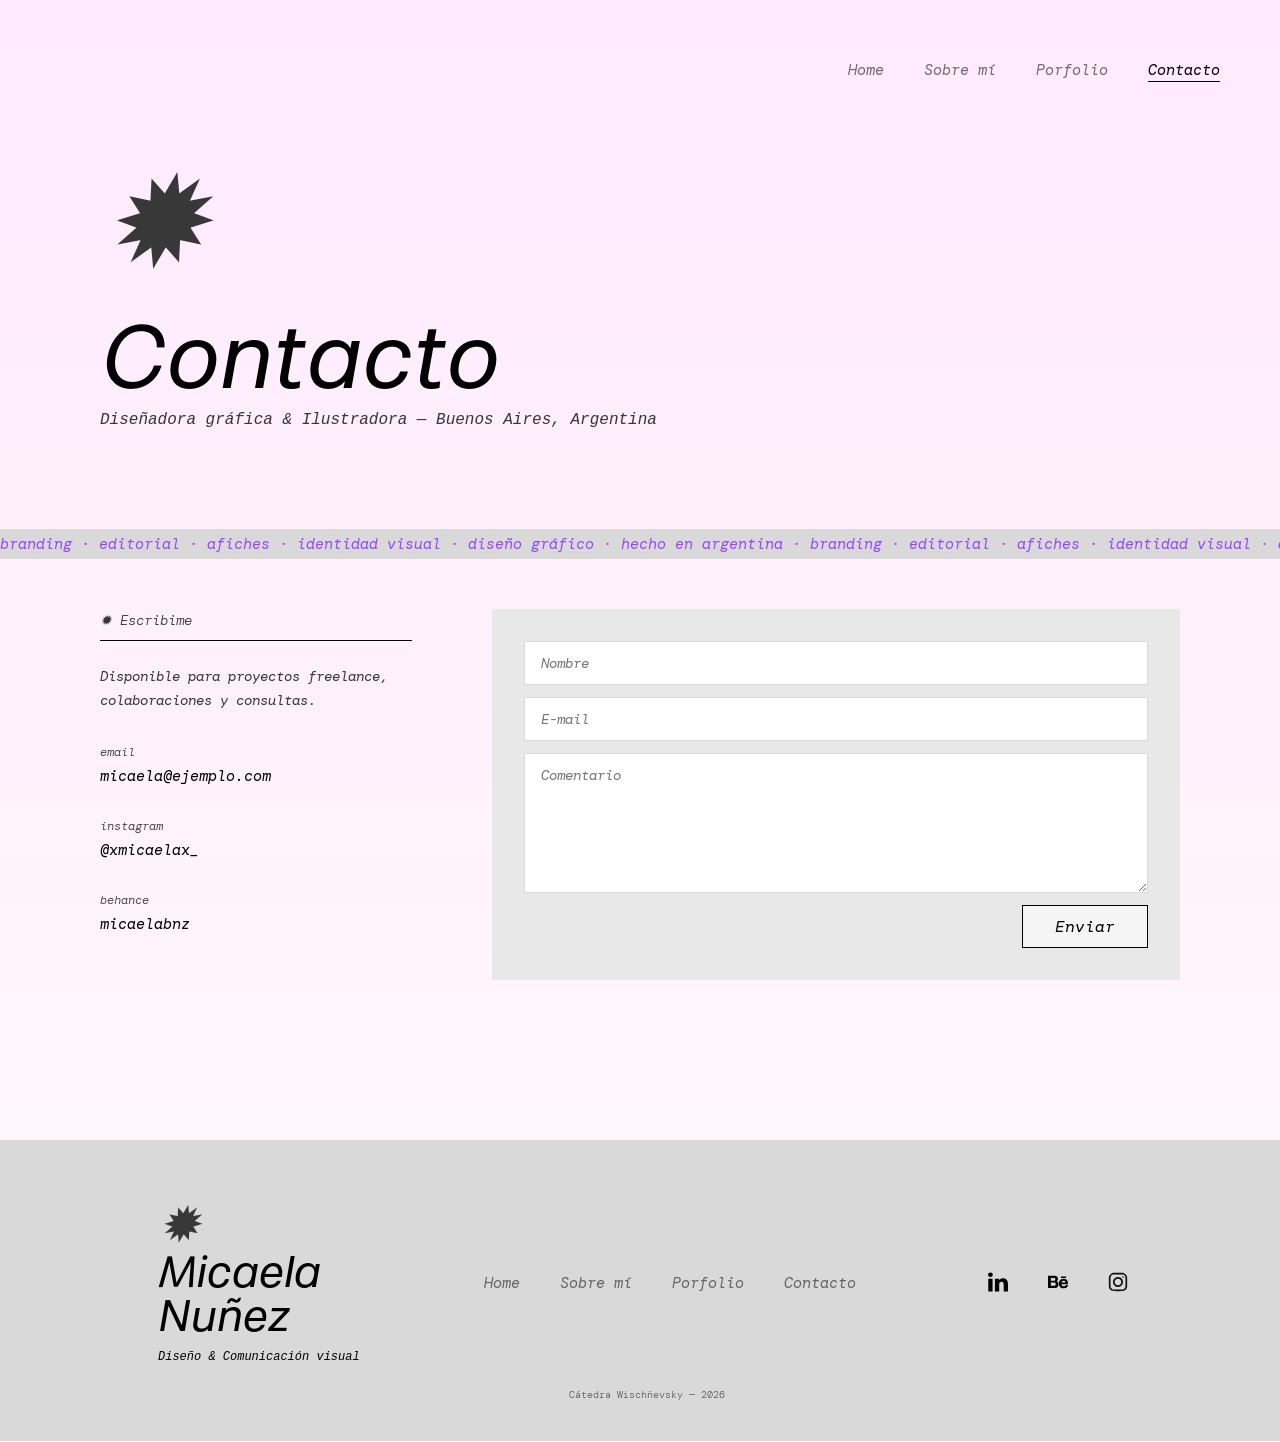
<file: contacto.html>
<!DOCTYPE html>
<html lang="es">
<head>
  <meta charset="UTF-8">
  <meta name="viewport" content="width=device-width, initial-scale=1.0">
  <link rel="icon" href="data:image/svg+xml,<svg xmlns='http://www.w3.org/2000/svg' viewBox='0 0 100 100'><text y='.9em' font-size='90'>✹</text></svg>">
  <title>Contacto — Micaela Nuñez</title>
  <link rel="stylesheet" href="estilos.css">
</head>
<body>

  <!-- nav -->
  <header>
    <nav>
      <ul>
        <li><a href="index.html">Home</a></li>
        <li><a href="sobre-mi.html">Sobre mí</a></li>
        <li class="nav-portfolio">
          <a href="porfolio.html">Porfolio</a>
          <div class="desplegable">
            <a href="branding.html">Branding</a>
            <a href="editorial.html">Editorial</a>
            <a href="afiches.html">Afiches</a>
            <a href="ilustracion.html">Ilustración</a>
          </div>
        </li>
        <li><a href="contacto.html" class="activo">Contacto</a></li>
      </ul>
    </nav>
  </header>

  <!-- encabezado -->
  <div class="encabezado-pagina aparecer">
    <span class="star">✹</span>
    <h1>Contacto</h1>
    <p class="subtitle">Diseñadora gráfica &amp; Ilustradora — Buenos Aires, Argentina</p>
  </div>

  <!-- scrolling text -->
  <div class="ticker-wrap">
    <span class="ticker-text">
      branding · editorial · afiches · identidad visual · diseño gráfico · hecho en argentina ·
    branding · editorial · afiches · identidad visual · diseño gráfico · hecho en argentina ·
    branding · editorial · afiches · identidad visual · diseño gráfico · hecho en argentina ·
    branding · editorial · afiches · identidad visual · diseño gráfico · hecho en argentina ·
    </span>
  </div>

  <!-- formulario -->
  <main>
    <div class="contacto-contenido">

      <!-- columna izquierda -->
      <div class="contacto-izq aparecer">
        <div>
          <p class="section-title">✹ Escribime</p>
          <hr class="divider">
          <p>Disponible para proyectos freelance,<br>colaboraciones y consultas.</p>
        </div>
        <div class="contacto-dato">
          <span class="label">email</span>
          <a href="mailto:micaela@ejemplo.com">micaela@ejemplo.com</a>
        </div>
        <div class="contacto-dato">
          <span class="label">instagram</span>
          <a href="https://www.instagram.com/xmicaelax_" target="_blank">@xmicaelax_</a>
        </div>
        <div class="contacto-dato">
          <span class="label">behance</span>
          <a href="https://www.behance.net/micaelabnz" target="_blank">micaelabnz</a>
        </div>
      </div>

      <!-- formulario -->
      <div class="contacto-form aparecer-2">
        <input type="text" id="nombre" placeholder="Nombre">
        <input type="email" id="email" placeholder="E-mail">
        <textarea id="comentario" placeholder="Comentario"></textarea>
        <p class="mensaje-ok" id="mensaje-ok">¡Mensaje enviado! Me contacto pronto.</p>
        <button class="btn-enviar" onclick="enviarFormulario()">Enviar</button>
      </div>

    </div>
  </main>

  <!-- footer -->
  <footer>
    <div class="footer-inner">
      <div class="footer-brand">
        <div class="star-sm">✹</div>
        <div class="name">Micaela<br>Nuñez</div>
        <div class="tagline">Diseño &amp; Comunicación visual</div>
      </div>
      <nav class="footer-nav">
        <ul>
          <li><a href="index.html">Home</a></li>
          <li><a href="sobre-mi.html">Sobre mí</a></li>
          <li><a href="porfolio.html">Porfolio</a></li>
          <li><a href="contacto.html">Contacto</a></li>
        </ul>
      </nav>
      <div class="footer-social">
  <a href="https://www.linkedin.com/" target="_blank" aria-label="LinkedIn">
    <img src="img/iconos/linkedin.svg" alt="LinkedIn">
  </a>
  <a href="https://www.behance.net/micaelabnz" target="_blank" aria-label="Behance">
    <img src="img/iconos/behance.svg" alt="Behance">
  </a>
  <a href="https://www.instagram.com/xmicaelax_" target="_blank" aria-label="Instagram">
    <img src="img/iconos/instagram.svg" alt="Instagram">
  </a>
</div>
    </div>
    </div>
    <p class="footer-copy">Cátedra Wischñevsky — 2026</p>
  </footer>

  <script>
    function enviarFormulario() {
      const nombre = document.getElementById('nombre').value.trim();
      const email = document.getElementById('email').value.trim();
      const comentario = document.getElementById('comentario').value.trim();
      const mensaje = document.getElementById('mensaje-ok');

      if (nombre === '' || email === '' || comentario === '') {
        alert('Por favor completá todos los campos.');
        return;
      }

      mensaje.style.display = 'block';

      document.getElementById('nombre').value = '';
      document.getElementById('email').value = '';
      document.getElementById('comentario').value = '';
    }
  </script>

</body>
</html>
</file>
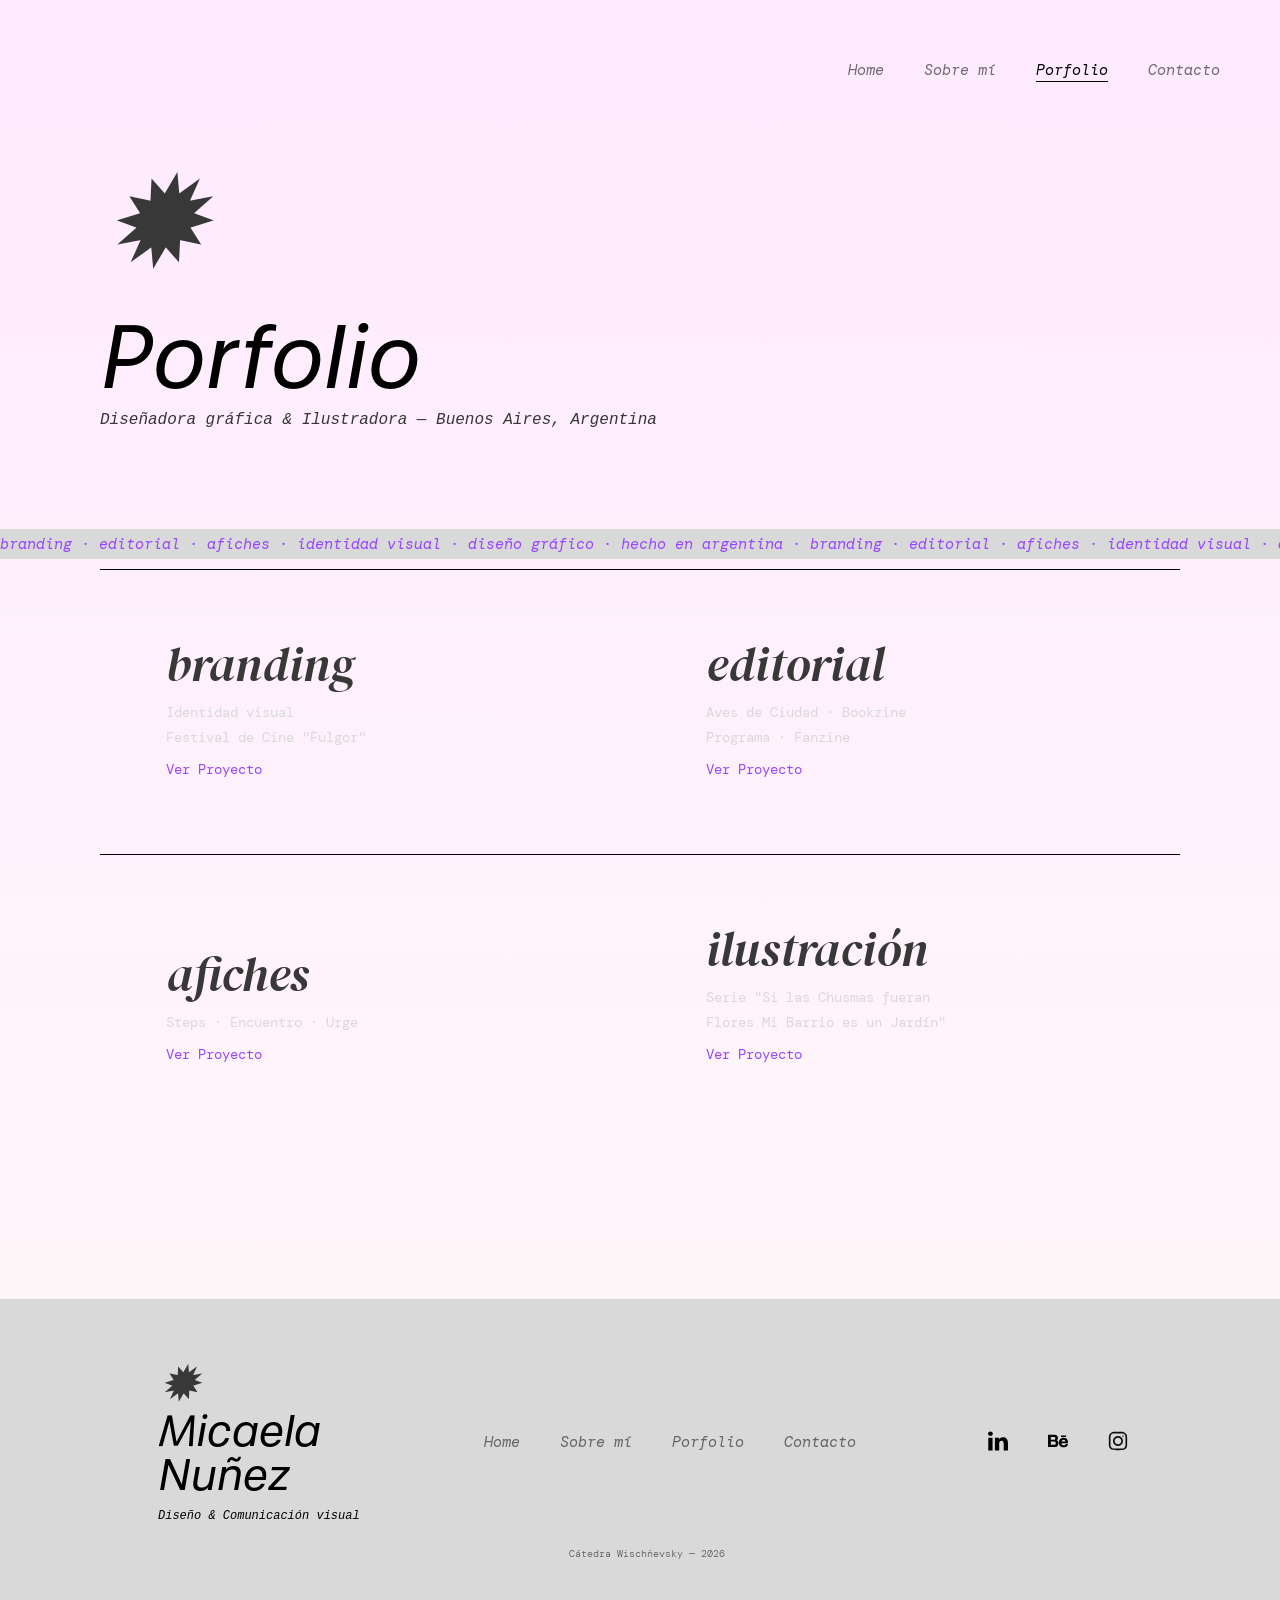
<file: porfolio.html>
<!DOCTYPE html>
<html lang="es">
<head>
  <meta charset="UTF-8">
  <meta name="viewport" content="width=device-width, initial-scale=1.0">
  <link rel="icon" href="data:image/svg+xml,<svg xmlns='http://www.w3.org/2000/svg' viewBox='0 0 100 100'><text y='.9em' font-size='90'>✹</text></svg>">
  <title>Porfolio — Micaela Nuñez</title>
  <link rel="stylesheet" href="estilos.css">
</head>
<body>

  <!-- nav -->
  <header>
    <nav>
      <ul>
        <li><a href="index.html">Home</a></li>
        <li><a href="sobre-mi.html">Sobre mí</a></li>
        <li class="nav-portfolio">
          <a href="porfolio.html" class="activo">Porfolio</a>
          <div class="desplegable">
            <a href="branding.html">Branding</a>
            <a href="editorial.html">Editorial</a>
            <a href="afiches.html">Afiches</a>
            <a href="ilustracion.html">Ilustración</a>
          </div>
        </li>
        <li><a href="contacto.html">Contacto</a></li>
      </ul>
    </nav>
  </header>

  <!-- encabezado -->
  <div class="encabezado-pagina aparecer">
    <span class="star">✹</span>
    <h1>Porfolio</h1>
    <p class="subtitle">Diseñadora gráfica &amp; Ilustradora — Buenos Aires, Argentina</p>
  </div>

  <!-- scrolling text -->
  <div class="ticker-wrap">
    <span class="ticker-text">
     branding · editorial · afiches · identidad visual · diseño gráfico · hecho en argentina ·
    branding · editorial · afiches · identidad visual · diseño gráfico · hecho en argentina ·
    branding · editorial · afiches · identidad visual · diseño gráfico · hecho en argentina ·
    branding · editorial · afiches · identidad visual · diseño gráfico · hecho en argentina ·
    </span>
  </div>

  <!-- categorias -->
  <main>
    <ul class="categorias-grid">

      <li>
        <a href="branding.html" class="categoria-celda aparecer-2">
          <p class="categoria-nombre-grid">branding</p>
          <p class="categoria-detalle">Identidad visual<br>Festival de Cine "Fulgor"</p>
          <span class="categoria-ver">Ver Proyecto</span>
        </a>
      </li>

      <li>
        <a href="editorial.html" class="categoria-celda aparecer-2">
          <p class="categoria-nombre-grid">editorial</p>
          <p class="categoria-detalle">Aves de Ciudad · Bookzine<br>Programa · Fanzine</p>
          <span class="categoria-ver">Ver Proyecto</span>
        </a>
      </li>

      <li>
        <a href="afiches.html" class="categoria-celda aparecer-3">
          <p class="categoria-nombre-grid">afiches</p>
          <p class="categoria-detalle">Steps · Encuentro · Urge</p>
          <span class="categoria-ver">Ver Proyecto</span>
        </a>
      </li>

      <li>
        <a href="ilustracion.html" class="categoria-celda aparecer-3">
          <p class="categoria-nombre-grid">ilustración</p>
          <p class="categoria-detalle">Serie "Si las Chusmas fueran<br>Flores Mi Barrio es un Jardín"</p>
          <span class="categoria-ver">Ver Proyecto</span>
        </a>
      </li>

    </ul>
  </main>

  <!-- footer -->
  <footer>
    <div class="footer-inner">
      <div class="footer-brand">
        <div class="star-sm">✹</div>
        <div class="name">Micaela<br>Nuñez</div>
        <div class="tagline">Diseño &amp; Comunicación visual</div>
      </div>
      <nav class="footer-nav">
        <ul>
          <li><a href="index.html">Home</a></li>
          <li><a href="sobre-mi.html">Sobre mí</a></li>
          <li><a href="porfolio.html">Porfolio</a></li>
          <li><a href="contacto.html">Contacto</a></li>
        </ul>
      </nav>
      <div class="footer-social">
  <a href="https://www.linkedin.com/" target="_blank" aria-label="LinkedIn">
    <img src="img/iconos/linkedin.svg" alt="LinkedIn">
  </a>
  <a href="https://www.behance.net/micaelabnz" target="_blank" aria-label="Behance">
    <img src="img/iconos/behance.svg" alt="Behance">
  </a>
  <a href="https://www.instagram.com/xmicaelax_" target="_blank" aria-label="Instagram">
    <img src="img/iconos/instagram.svg" alt="Instagram">
  </a>
</div>
    </div>
    </div>
    <p class="footer-copy">Cátedra Wischñevsky — 2026</p>
  </footer>

</body>
</html>
</file>
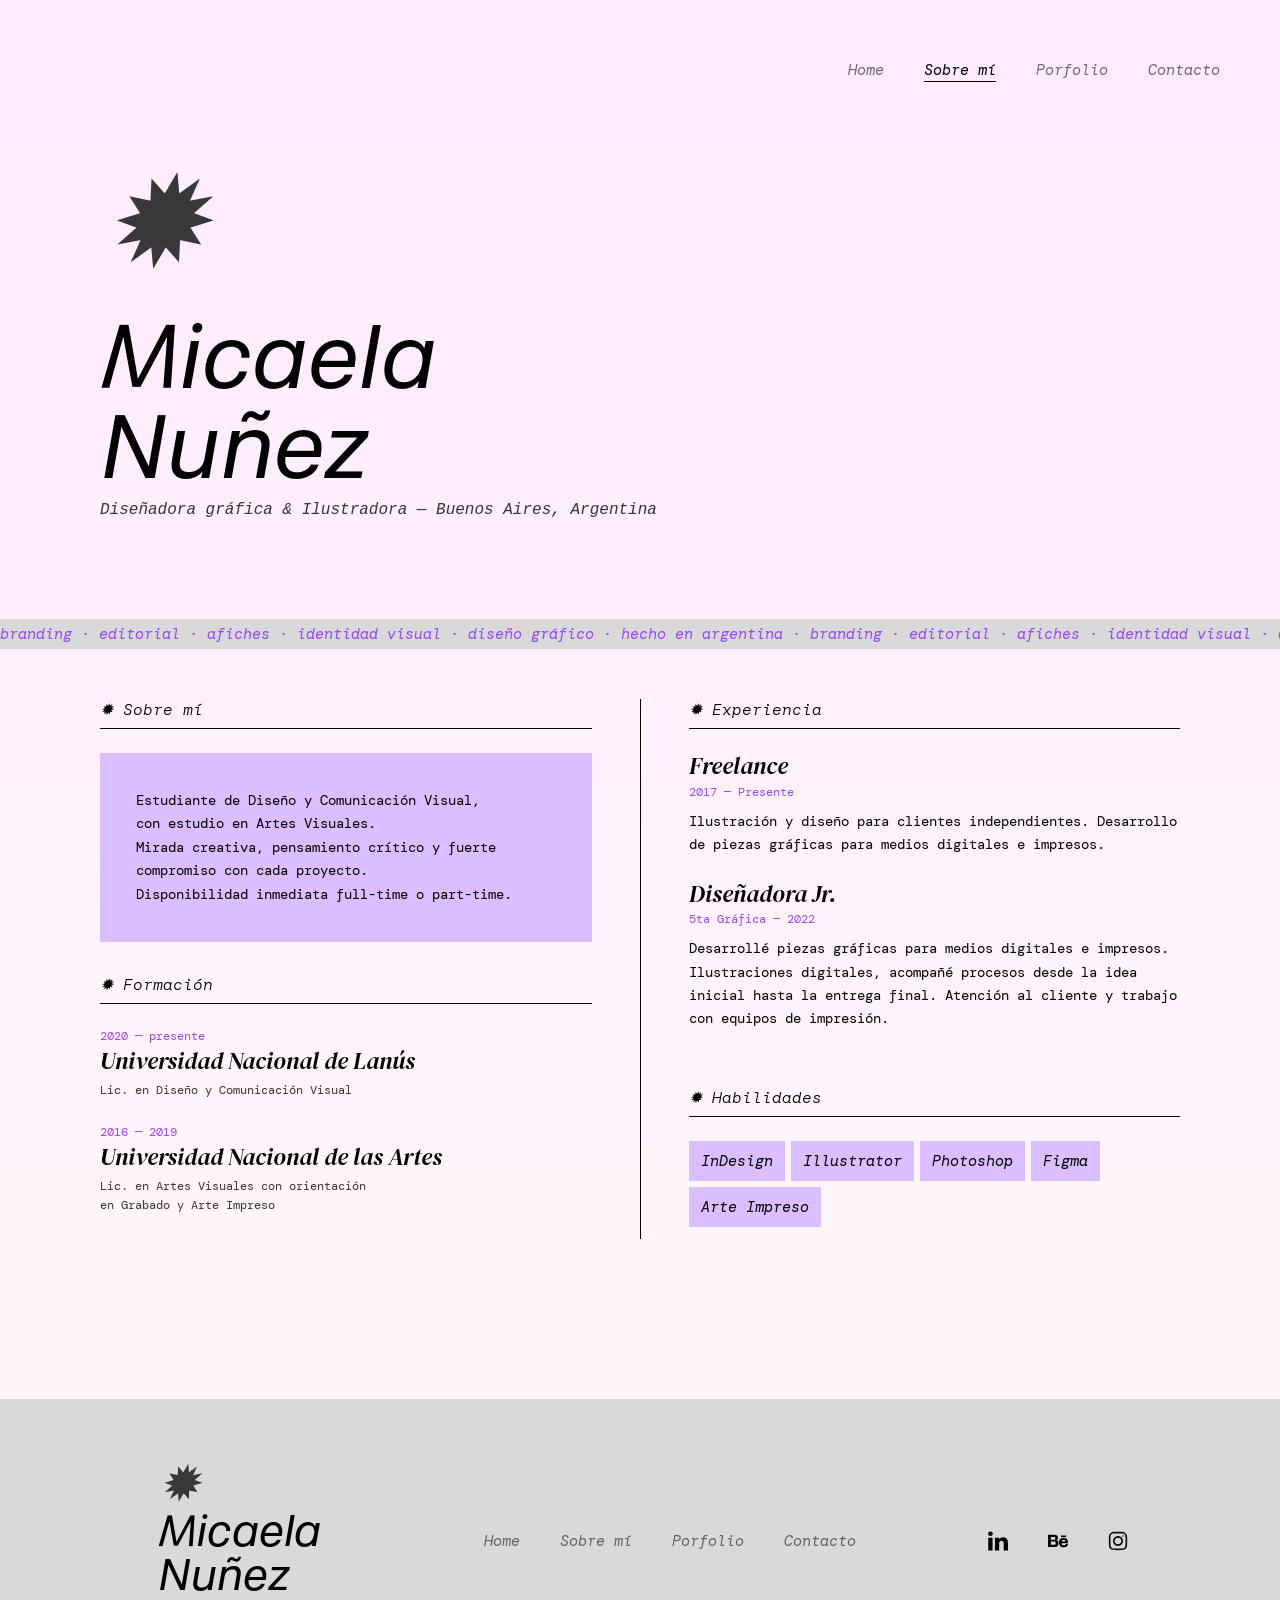
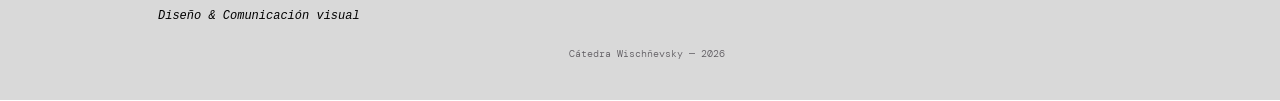
<file: sobre-mi.html>
<!DOCTYPE html>
<html lang="es">
<head>
  <meta charset="UTF-8">
  <meta name="viewport" content="width=device-width, initial-scale=1.0">
  <link rel="icon" href="data:image/svg+xml,<svg xmlns='http://www.w3.org/2000/svg' viewBox='0 0 100 100'><text y='.9em' font-size='90'>✹</text></svg>">
  <title>Sobre mí — Micaela Nuñez</title>
  <link rel="stylesheet" href="estilos.css">
</head>
<body>

  <!-- nav -->
  <header>
    <nav>
      <ul>
        <li><a href="index.html">Home</a></li>
        <li><a href="sobre-mi.html" class="activo">Sobre mí</a></li>
        <li class="nav-portfolio">
          <a href="porfolio.html">Porfolio</a>
          <div class="desplegable">
            <a href="branding.html">Branding</a>
            <a href="editorial.html">Editorial</a>
            <a href="afiches.html">Afiches</a>
            <a href="ilustracion.html">Ilustración</a>
          </div>
        </li>
        <li><a href="contacto.html">Contacto</a></li>
      </ul>
    </nav>
  </header>

  <!-- encabezado -->
  <div class="encabezado-pagina aparecer">
    <span class="star">✹</span>
    <h1>Micaela<br>Nuñez</h1>
    <p class="subtitle">Diseñadora gráfica &amp; Ilustradora — Buenos Aires, Argentina</p>
  </div>

  <!-- scrolling text -->
  <div class="ticker-wrap">
    <span class="ticker-text">
      branding · editorial · afiches · identidad visual · diseño gráfico · hecho en argentina ·
      branding · editorial · afiches · identidad visual · diseño gráfico · hecho en argentina ·
      branding · editorial · afiches · identidad visual · diseño gráfico · hecho en argentina ·
    </span>
  </div>

  <!-- contenido -->
  <main>
    <div class="sobre-mi-contenido aparecer-2">

      <!-- columna izquierda -->
      <div class="columna-izq">

        <div>
          <p class="section-title">✹ Sobre mí</p>
          <hr class="divider">
          <div class="bloque-bio">
            <p>
              Estudiante de Diseño y Comunicación Visual,<br>
              con estudio en Artes Visuales.<br>
              Mirada creativa, pensamiento crítico y fuerte compromiso con cada proyecto.<br>
              Disponibilidad inmediata full-time o part-time.
            </p>
          </div>
        </div>

        <div>
          <p class="section-title">✹ Formación</p>
          <hr class="divider">

          <div>
            <p class="edu-anio">2020 — presente</p>
            <p class="edu-institucion">Universidad Nacional de Lanús</p>
            <p class="edu-carrera">Lic. en Diseño y Comunicación Visual</p>
          </div>

          <div>
            <p class="edu-anio">2016 — 2019</p>
            <p class="edu-institucion">Universidad Nacional de las Artes</p>
            <p class="edu-carrera">Lic. en Artes Visuales con orientación<br>en Grabado y Arte Impreso</p>
          </div>
        </div>

      </div>

      <!-- divisor vertical -->
      <div class="columna-divisor"></div>

      <!-- columna derecha -->
      <div class="columna-der">

        <div>
          <p class="section-title">✹ Experiencia</p>
          <hr class="divider">

          <div>
            <p class="exp-rol">Freelance</p>
            <p class="exp-lugar">2017 — Presente</p>
            <p class="exp-descripcion">Ilustración y diseño para clientes independientes. Desarrollo de piezas gráficas para medios digitales e impresos.</p>
          </div>

          <div>
            <p class="exp-rol">Diseñadora Jr.</p>
            <p class="exp-lugar">5ta Gráfica — 2022</p>
            <p class="exp-descripcion">Desarrollé piezas gráficas para medios digitales e impresos. Ilustraciones digitales, acompañé procesos desde la idea inicial hasta la entrega final. Atención al cliente y trabajo con equipos de impresión.</p>
          </div>
        </div>

        <div>
          <p class="section-title">✹ Habilidades</p>
          <hr class="divider">
          <div class="habilidades">
            <span class="habilidad">InDesign</span>
            <span class="habilidad">Illustrator</span>
            <span class="habilidad">Photoshop</span>
            <span class="habilidad">Figma</span>
            <span class="habilidad">Arte Impreso</span>
          </div>
        </div>

      </div>

    </div>
  </main>

  <!-- footer -->
  <footer>
    <div class="footer-inner">
      <div class="footer-brand">
        <div class="star-sm">✹</div>
        <div class="name">Micaela<br>Nuñez</div>
        <div class="tagline">Diseño &amp; Comunicación visual</div>
      </div>
      <nav class="footer-nav">
        <ul>
          <li><a href="index.html">Home</a></li>
          <li><a href="sobre-mi.html">Sobre mí</a></li>
          <li><a href="porfolio.html">Porfolio</a></li>
          <li><a href="contacto.html">Contacto</a></li>
        </ul>
      </nav>
      <div class="footer-social">
  <a href="https://www.linkedin.com/" target="_blank" aria-label="LinkedIn">
    <img src="img/iconos/linkedin.svg" alt="LinkedIn">
  </a>
  <a href="https://www.behance.net/micaelabnz" target="_blank" aria-label="Behance">
    <img src="img/iconos/behance.svg" alt="Behance">
  </a>
  <a href="https://www.instagram.com/xmicaelax_" target="_blank" aria-label="Instagram">
    <img src="img/iconos/instagram.svg" alt="Instagram">
  </a>
</div>
    </div>
    <p class="footer-copy">Cátedra Wischñevsky — 2026</p>
  </footer>

</body>
</html>
</file>
<file: estilos.css>
@charset "UTF-8";

@import url('https://fonts.googleapis.com/css2?family=DM+Mono:ital,wght@0,300;0,400;1,300;1,400&family=DM+Serif+Display:ital@0;1&display=swap');

/* tipos */
@font-face {
  font-family: 'RST Reactor';
  src: url('font/RST Reactor - Regular Italic.otf') format('opentype');
}

/*
 Esta no va 
@font-face {
  font-family: 'RST Reactor Italic';
  src: url('font/RST\ Reactor\ -\ Regular\ Italic.otf Italic.otf') format('opentype');
}
*/
/* configuraciones generales */
* {
  margin: 0;
  padding: 0;
  box-sizing: border-box;
}

body {
  background: linear-gradient(180deg, #ffeaff, #fff9f9);
  font-family: 'DM Mono', monospace;
  color: black;
  overflow-x: hidden;
}

/* variables */
:root {
  --purple: #9747FF;
  --violeta-claro: #DABEFF;
  --gray-dark: #383838;
  --gray-mid: #363636;
  --gray-light: #d9d9d9;
  --gray-footer: #5e5b60;
  --bg: #F5F5F5;
  --negro-nav: rgba(46, 45, 45, 0.677);
}


/* ===== HEADER Y NAV ===== */

header {
  display: flex;
  justify-content: flex-end;
  padding: 59px 60px 0 60px;
}

nav ul {
  list-style: none;
  display: flex;
  gap: 40px;
}

nav ul li a {
  font-family: 'DM Mono', monospace;
  font-style: italic;
  font-size: 0.94rem;
  color: var(--negro-nav);
  text-decoration: none;
  position: relative;
  transition: color 0.2s;
}

/* subrayado animado en hover */
nav ul li a::after {
  content: '';
  position: absolute;
  bottom: -2px;
  left: 0;
  width: 0;
  height: 1px;
  background: var(--purple);
  transition: width 0.25s ease;
}

nav ul li a:hover {
  color: black;
}

nav ul li a:hover::after {
  width: 100%;
}

/* link de la pagina actual */
nav ul li a.activo {
  color: black;
}

nav ul li a.activo::after {
  width: 100%;
  background: black;
}

/* menu desplegable de portfolio */
.nav-portfolio {
  position: relative;
}

.nav-portfolio .desplegable {
  display: none;
  position: absolute;
  top: 100%;
  left: 0;
  background: var(--bg);
  border: 1px solid rgba(0, 0, 0, 0.15);
  min-width: 160px;
  z-index: 100;
  flex-direction: column;
}

.nav-portfolio:hover .desplegable {
  display: flex;
}

.nav-portfolio .desplegable a {
  padding: 10px 16px;
  font-size: 0.81rem;
  border-bottom: 0.5px solid rgba(0, 0, 0, 0.10);
  color: var(--negro-nav);
  white-space: nowrap;
}

.nav-portfolio .desplegable a:last-child {
  border-bottom: none;
}

.nav-portfolio .desplegable a:hover {
  color: black;
  background: var(--violeta-claro);
}


/* ===== SCROLLING TEXT ===== */

.ticker-wrap {
  width: 100%;
  background: var(--gray-light);
  overflow: hidden;
  height: 30px;
  margin: 10px 0;
  position: relative;
}

.ticker-text {
  display: inline-block;
  white-space: nowrap;
  animation: ticker 30s linear infinite;
  color: var(--purple);
  font-family: 'DM Mono', monospace;
  font-style: italic;
  font-size: 0.94rem;
  line-height: 30px;

}

@keyframes ticker {
  0% {
    transform: translateX(0);
  }

  100% {
    transform: translateX(-50%);
  }
}


/* ===== HERO ===== */

.page-hero {
  margin: 100px;
  padding: 30px 0 0 70px;
  animation: aparecer 0.7s ease both;
}

.page-hero .star {
  font-family: 'DM Mono', monospace;
  font-style: italic;
  font-size: 6.25rem;
  color: var(--gray-dark);
  line-height: 1;
}

.page-hero h1 {
  font-family: 'RST Reactor regular', 'RST Reactor', 'DM Serif Display', serif;
  font-style: italic;
  font-size: 12rem;
  font-weight: 400;
  line-height: 1;
  color: black;
}

.page-hero .subtitle {
  font-family: 'DM Mono', monospace;
  font-style: italic;
  font-size: 0.94rem;
  color: var(--gray-dark);
  margin-top: 16px;
}


/* ===== ENCABEZADO DE SUBPAGINAS ===== */

.encabezado-pagina {
  max-width: 1200px;
  margin: 0 auto 100px;
  padding: 60px 60px 0;
}

.encabezado-pagina .star {
  font-family: 'DM Mono', monospace;
  font-style: italic;
  font-size: 8rem;
  color: var(--gray-dark);
  display: block;
  margin-bottom: 4px;
}

.encabezado-pagina h1 {
  font-family: 'RST Reactor regular-', 'RST Reactor', 'DM Serif Display', serif;
  font-style: italic;
  font-weight: 400;
  font-size: 5.625rem;
  line-height: 1;
  color: black;
  margin-bottom: 10px;
}

.encabezado-pagina .subtitle {
  font-family: 'Consolas', monospace;
  font-style: italic;
  font-size: 1rem;
  color: var(--gray-mid);
}


/* ===== TITULOS DE SECCION ===== */

.section-title {
  font-family: 'DM Mono', monospace;
  font-style: italic;
  font-weight: 300;
  font-size: 1rem;
  color: black;
  margin-bottom: 8px;
}

.divider {
  border: none;
  border-top: 1px solid black;
  margin-bottom: 24px;
}


/* ===== PAGINA SOBRE MI ===== */

.sobre-mi-contenido {
  max-width: 1200px;
  margin: 0 auto;
  padding: 40px 60px 80px;
  display: flex;
  flex-direction: row;
  gap: 48px;
  align-items: flex-start;
}

/* divisor vertical entre columnas */
.columna-divisor {
  width: 1px;
  background: black;
  align-self: stretch;
}

.columna-izq,
.columna-der {
  flex: 1;
  display: flex;
  flex-direction: column;
  gap: 32px;
}

/* bloque de bio con fondo violeta */
.bloque-bio {
  background: var(--violeta-claro);
  padding: 36px;
}

.bloque-bio p {
  font-family: 'DM Mono', monospace;
  font-weight: 400;
  font-size: 0.86rem;
  line-height: 1.7;
  color: black;
}

/* formacion */
.edu-anio {
  font-family: 'DM Mono', monospace;
  font-weight: 400;
  font-size: 0.75rem;
  color: var(--purple);
  margin-bottom: 4px;
}

.edu-institucion {
  font-family: 'DM Serif Display', serif;
  font-style: italic;
  font-weight: 400;
  font-size: 1.52rem;
  line-height: 1.1;
  color: black;
  margin-bottom: 6px;
}

.edu-carrera {
  font-family: 'DM Mono', monospace;
  font-weight: 400;
  font-size: 0.75rem;
  color: var(--gray-mid);
  line-height: 1.6;
  margin-bottom: 24px;
}

/* experiencia */
.exp-rol {
  font-family: 'DM Serif Display', serif;
  font-style: italic;
  font-weight: 400;
  font-size: 1.52rem;
  line-height: 1.1;
  color: black;
  margin-bottom: 4px;
}

.exp-lugar {
  font-family: 'DM Mono', monospace;
  font-weight: 400;
  font-size: 0.75rem;
  color: var(--purple);
  margin-bottom: 10px;
}

.exp-descripcion {
  font-family: 'DM Mono', monospace;
  font-weight: 400;
  font-size: 0.86rem;
  line-height: 1.7;
  color: black;
  margin-bottom: 24px;
}

/* habilidades */
.habilidades {
  display: flex;
  flex-direction: row;
  flex-wrap: wrap;
  gap: 6px;
}

.habilidad {
  font-family: 'DM Mono', monospace;
  font-style: italic;
  font-weight: 400;
  font-size: 0.94rem;
  padding: 6px 12px;
  height: 40px;
  display: flex;
  align-items: center;
  background: var(--violeta-claro);
  color: black;
  transition: background 0.2s, color 0.2s;
  cursor: default;
}

.habilidad:hover {
  background: var(--purple);
  color: white;
}


/* ===== PORTFOLIO (indice de categorias) ===== */

.categorias {
  max-width: 1200px;
  margin: 0 auto;
  padding: 20px 60px 80px;
  display: flex;
  flex-direction: column;
}

.categoria-item {
  display: flex;
  flex-direction: row;
  gap: 60px;
  padding: 40px 0;
  border-top: 1px solid black;
  align-items: flex-start;
  text-decoration: none;
  color: black;
}

.categoria-item:hover .categoria-nombre {
  color: var(--purple);
}

.categoria-item:hover .btn-ver {
  background: var(--purple);
  color: white;
  border-color: var(--purple);
}

.categoria-nombre {
  font-family: 'DM Mono', monospace;
  font-style: italic;
  font-weight: 400;
  font-size: 3rem;
  color: black;
  transition: color 0.2s;
  flex: 1;
}

.categoria-info {
  flex: 2;
  display: flex;
  flex-direction: column;
  gap: 12px;
  padding-top: 10px;
}

.categoria-info p {
  font-family: 'DM Mono', monospace;
  font-style: italic;
  font-size: 0.81rem;
  color: var(--gray-mid);
  line-height: 1.7;
}


/* ===== PROYECTOS ===== */

.proyecto {
  margin: 0 auto;
  max-width: 1200px;
  padding: 0 60px;
  margin-bottom: 80px;
}

.proyecto-fila {
  display: flex;
  flex-direction: row;
  gap: 60px;
  padding: 40px 0;
  border-top: 1px solid black;
  align-items: flex-start;
}
.proyecto-fila-vertical {
  flex-direction: column;
}
.proyecto-texto {
  flex: 1;
}

.proyecto-bullet {
  font-family: 'DM Mono', monospace;
  font-style: italic;
  font-weight: 300;
  font-size: 1rem;
  color: black;
  margin-bottom: 8px;
}

.proyecto-desc {
  max-width: 591px;
  font-size: 0.81rem;
  line-height: 1.6;
  margin-bottom: 24px;
  color: black;
}

/* imagenes del proyecto */
.proyecto-imagenes {
  flex: 2;
  display: flex;
  flex-direction: column;
  gap: 4px;
}

.proyecto-imgs {
  display: flex;
  flex-wrap: wrap;
  gap: 4px;
}

.proyecto-imgs img {
  max-width: 100%;
  height: auto;
  object-fit: cover;
  display: block;
  transition: transform 0.3s ease;
  cursor: pointer;
}

.proyecto-imgs img:hover {
  transform: scale(1.01);
}

.proyecto-imgs.grid-2 img {
  width: calc(50% - 2px);
}

.proyecto-imgs.grid-1 img {
  width: 100%;
  max-width: 620px;
}

/* afiches verticales */
.img-vertical {
  height: 800px !important;
  object-position: center top;
}

.proyecto-imgs.grid-mixed {
  display: grid;
  grid-template-columns: 1fr 1fr;
  gap: 4px;
}

.proyecto-imgs.grid-mixed img {
  width: 100%;
  height: 280px;
  object-fit: cover;
}

.proyecto-imgs.grid-mixed .full-width {
  grid-column: 1 / -1;
}

/* ===== BOTON VER PROYECTO ===== */

.btn-ver {
  display: inline-block;
  font-family: 'DM Mono', monospace;
  font-style: italic;
  font-size: 0.81rem;
  color: black;
  text-decoration: none;
  border: 1px solid black;
  padding: 8px 20px;
  transition: background 0.2s ease, color 0.2s ease, border-color 0.2s ease;
}

.btn-ver:hover {
  background: var(--purple);
  color: white;
  border-color: var(--purple);
}


/* ===== CONTACTO ===== */

.contacto-contenido {
  max-width: 1200px;
  margin: 0 auto;
  padding: 40px 60px 80px;
  display: flex;
  flex-direction: row;
  gap: 80px;
  align-items: flex-start;
}

.contacto-izq {
  flex: 1;
  display: flex;
  flex-direction: column;
  gap: 32px;
}

/* texto de contacto izquierda */
.contacto-izq p {
  font-family: 'DM Mono', monospace;
  font-style: italic;
  font-size: 0.86rem;
  line-height: 1.7;
  color: var(--gray-mid);
}

/* datos de contacto directo */
.contacto-dato {
  display: flex;
  flex-direction: column;
  gap: 6px;
}

.contacto-dato .label {
  font-family: 'DM Mono', monospace;
  font-style: italic;
  font-size: 0.75rem;
  color: var(--gray-mid);
  font-weight: 300;
}

.contacto-dato a,
.contacto-dato span {
  font-family: 'DM Mono', monospace;
  font-style: italic;
  font-size: 0.94rem;
  color: black;
  text-decoration: none;
  transition: color 0.2s;
}

.contacto-dato a:hover {
  color: var(--purple);
}

.contacto-form {
  flex: 2;
  background: #E8E8E8;
  padding: 32px;
  display: flex;
  flex-direction: column;
  gap: 12px;
}

.contacto-form input,
.contacto-form textarea {
  font-family: 'DM Mono', monospace;
  font-style: italic;
  font-size: 0.875rem;
  background: white;
  border: 1px solid rgba(0, 0, 0, 0.15);
  padding: 12px 16px;
  color: black;
  outline: none;
  width: 100%;
  transition: border-color 0.2s;
}

.contacto-form input:focus,
.contacto-form textarea:focus {
  border-color: var(--purple);
}

.contacto-form textarea {
  height: 140px;
  resize: vertical;
}

.contacto-form .btn-enviar {
  font-family: 'DM Mono', monospace;
  font-style: italic;
  font-size: 1rem;
  background: var(--bg);
  border: 1px solid black;
  padding: 10px 32px;
  cursor: pointer;
  align-self: flex-end;
  color: black;
  transition: background 0.2s, color 0.2s, border-color 0.2s;
}

.contacto-form .btn-enviar:hover {
  background: var(--purple);
  color: white;
  border-color: var(--purple);
}

/* mensaje de confirmacion */
.mensaje-ok {
  display: none;
  font-family: 'DM Mono', monospace;
  font-style: italic;
  font-size: 0.81rem;
  color: var(--purple);
  padding: 8px 0;
}


/* ===== FOOTER ===== */

footer {
  background: var(--gray-light);
  padding: 60px 144px 40px 158px;
}

.footer-inner {
  display: flex;
  justify-content: space-between;
  align-items: center;
  gap: 60px;
  flex-wrap: wrap;
}

.footer-brand .star-sm {
  font-family: 'DM Mono', monospace;
  font-style: italic;
  font-size: 3.125rem;
  color: var(--gray-dark);
  line-height: 1;
}

.footer-brand .name {
  font-family: 'RST Reactor Italic', 'RST Reactor', 'DM Serif Display', serif;
  font-style: italic;
  font-size: 2.75rem;
  font-weight: 400;
  line-height: 1;
  color: black;
}

.footer-brand .tagline {
  font-family: 'Consolas', monospace;
  font-style: italic;
  font-size: 0.75rem;
  color: black;
  margin-top: 12px;
}

.footer-nav ul {
  list-style: none;
  display: flex;
  gap: 40px;
}

.footer-nav ul li a {
  font-family: 'DM Mono', monospace;
  font-style: italic;
  font-size: 0.94rem;
  color: var(--negro-nav);
  text-decoration: none;
  transition: color 0.2s;
}

.footer-nav ul li a:hover {
  color: var(--purple);
}

.footer-social {
  display: flex;
  gap: 24px;
  align-items: center;
}

/* íconos SVG de redes sociales */
.footer-social a {
  color: black;
  text-decoration: none;
  display: flex;
  align-items: center;
  justify-content: center;
  width: 36px;
  height: 36px;
  transition: color 0.2s, transform 0.2s;
}

.footer-social a:hover img {
  opacity: 0.5;
}

.footer-copy {
  text-align: center;
  color: var(--gray-footer);
  font-size: 0.625rem;
  font-family: 'DM Mono', monospace;
  font-weight: 300;
  margin-top: 24px;
}

.footer-social a img {
  width: 20px;
  height: 20px;
}


/* ===== ANIMACIONES ===== */

@keyframes aparecer {
  from {
    opacity: 0;
    transform: translateY(16px);
  }

  to {
    opacity: 1;
    transform: translateY(0);
  }
}

.aparecer {
  animation: aparecer 0.6s ease both;
}

.aparecer-2 {
  animation: aparecer 0.6s 0.1s ease both;
}

.aparecer-3 {
  animation: aparecer 0.6s 0.2s ease both;
}

.aparecer-4 {
  animation: aparecer 0.6s 0.3s ease both;
}
/* ===== MAIN ===== */

main {
  padding-bottom: 80px;
}


/* ===== PORFOLIO GRILLA ===== */

.categorias-grid {
  max-width: 1200px;
  margin: 0 auto;
  padding: 0 60px 80px;
  display: grid;
  grid-template-columns: 1fr 1fr;
  list-style: none;
}


.categorias-grid li {
  display: contents;
}

.categoria-celda {
  display: flex;
  flex-direction: column;
  justify-content: flex-end;
  padding: 60px 66px 76px;
  border-top: 1px solid black;
  text-decoration: none;
  color: black;
  min-height: 285px;
  transition: background 0.25s ease;
}

/* borde derecho en las celdas de la izquierda */


.categoria-celda:hover {
  background: var(--violeta-claro);
}

.categoria-celda:hover .categoria-nombre-grid {
  color: var(--purple);
}

.categoria-celda:hover .categoria-ver {
  color: black;
}

.categoria-nombre-grid {
  font-family: 'DM Serif Display', serif;
  font-style: italic;
  font-weight: 400;
  font-size: 3rem;
  color: var(--gray-dark);
  line-height: 1;
  margin-bottom: 12px;
  transition: color 0.25s ease;
}

.categoria-detalle {
  font-family: 'DM Mono', monospace;
  font-weight: 400;
  font-size: 0.875rem;
  color: var(--gray-light);
  line-height: 1.8;
  margin-bottom: 10px;
}

.categoria-ver {
  font-family: 'DM Mono', monospace;
  font-weight: 400;
  font-size: 0.875rem;
  color: var(--purple);
  transition: color 0.25s ease;
}

/* ===== Esterella que gira ===== */
.star-gira {
  display: inline-block;
  animation: girar 8s linear infinite;
}

@keyframes girar {
  from {
    transform: rotate(0deg);
  }

  to {
    transform: rotate(360deg);
  }
}
</file>
